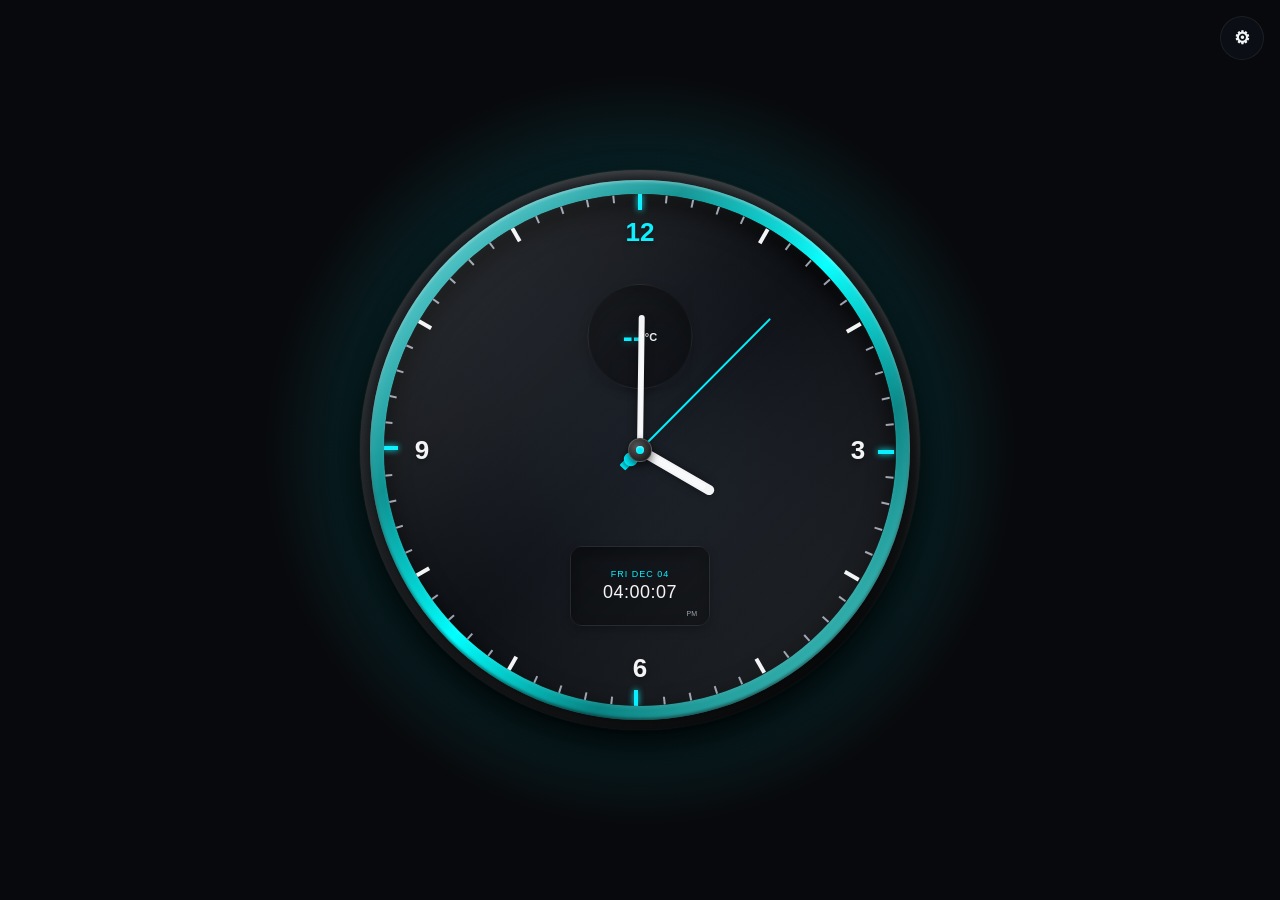
<file: index.html>
<!DOCTYPE html>
<html lang="en">
<head>
  <meta charset="UTF-8">
  <meta name="viewport" content="width=device-width, initial-scale=1.0">
  <title>Mechanical Face - Premium Hybrid Watch Face</title>
  <meta name="description" content="A premium luxury hybrid smartwatch face featuring a continuous sweeping analog mechanism, local temperature, digital time and date, and customizable controls.">
  <link rel="icon" href="icon.svg" type="image/svg+xml">
  <link rel="stylesheet" href="index.css">
  <link rel="manifest" href="manifest.json">
  <meta name="theme-color" content="#00f0ff">
</head>
<body class="theme-cyan">
  <main class="app-container">
    <!-- Background visual effects -->
    <div class="bg-glow"></div>
    
    <!-- Watch Presentation Section -->
    <section class="watch-display-section" aria-label="Smartwatch Preview">
      <div class="watch-case-shadow"></div>
      <!-- Physical Watch Hardware -->
      <div class="watch-case">
        <div class="watch-bezel">
          <!-- Glass reflection element -->
          <div class="watch-glass"></div>
          
          <!-- Inner Dial -->
          <div class="watch-dial" id="watchDial">
            <!-- Hour & Minute Dial Markers (will be populated dynamically by JS, but keeping anchor markings) -->
            <div class="hour-numbers">
              <span class="num num-12">12</span>
              <span class="num num-3">3</span>
              <span class="num num-6">6</span>
              <span class="num num-9">9</span>
            </div>
            <div class="ticks-container" id="ticksContainer"></div>

            <!-- Sub-dial 1: Weather (Top/Left Center depending on balance) -->
            <div class="sub-dial sub-dial-weather" id="subDialWeather" aria-label="Current local temperature">
              <div class="sub-dial-bg"></div>
              <div class="weather-content">
                <span class="weather-temp" id="weatherTemp">--</span>
                <small class="weather-unit">°C</small>
              </div>
            </div>

            <!-- Sub-dial 2: Digital Clock & Calendar (Bottom Center) -->
            <div class="sub-dial sub-dial-digital" id="subDialDigital" aria-label="Digital Clock and Date">
              <div class="sub-dial-bg"></div>
              <div class="digital-content">
                <div class="digital-date" id="digitalDate">TUE, JUN 30</div>
                <div class="digital-time" id="digitalTime">19:53:06</div>
                <div class="digital-ampm" id="digitalAmPm">PM</div>
              </div>
            </div>


            <!-- Analog Clock Hands -->
            <div class="hand hour-hand" id="hourHand">
              <div class="hand-cap-cover"></div>
            </div>
            <div class="hand minute-hand" id="minuteHand">
              <div class="hand-cap-cover"></div>
            </div>
            <div class="hand second-hand" id="secondHand"></div>
            
            <!-- Dial Center Pivot Hub -->
            <div class="center-hub"></div>
            <div class="center-hub-pin"></div>

          </div>
        </div>
      </div>

      <!-- Full Screen Digital Face (outside watch circle) -->
      <div class="fullscreen-digital-face" id="fullscreenDigitalFace" aria-label="Full Screen Digital Clock Face">
        <div class="main-digital-inner">
          <div class="digital-panel">
            <div class="digital-weekdays" id="digitalWeekdays" aria-label="Days of the week"></div>
            <div class="digital-panel-content">
              <div class="main-digital-time" id="mainDigitalTime">19:53</div>
              <div class="digital-panel-bottom">
                <div class="panel-temperature" id="panelTemperatureGroup" title="Current local temperature"><span id="panelTemperature">--</span><small>°C</small></div>
                <div class="panel-date" id="mainDigitalFooter"><span>9</span><small>M</small><span>26</span><small>D</small></div>
              </div>
            </div>
          </div>
        </div>
      </div>
    </section>

    <div class="controls-dropdown" id="controlsDropdown">
      <button class="controls-toggle-btn" id="controlsToggleBtn" type="button" aria-expanded="false" aria-controls="controlsMenu" aria-label="Open watch controls">⚙</button>

      <aside class="controls-menu" id="controlsMenu" aria-label="Watch Configuration Controls">
        <header class="dashboard-header compact">
          <h1 id="controlsFaceTitle">MECHANICAL FACE</h1>
        </header>

        <!-- Panel Section: Theme Accent Colors -->
        <div class="panel-section">
          <h2>Accent Theme</h2>
          <div class="theme-selector-grid">
            <button class="theme-btn gold" data-theme="gold" aria-label="Gold Accent Theme">
              <span class="color-dot" style="background: linear-gradient(135deg, #f39c12, #f1c40f);"></span>
              <span class="btn-label">Rose Gold</span>
            </button>
            <button class="theme-btn cyan active" data-theme="cyan" aria-label="Cyber Cyan Accent Theme">
              <span class="color-dot" style="background: linear-gradient(135deg, #00d2ff, #00a8ff);"></span>
              <span class="btn-label">Cyan Neon</span>
            </button>
            <button class="theme-btn emerald" data-theme="emerald" aria-label="Emerald Green Accent Theme">
              <span class="color-dot" style="background: linear-gradient(135deg, #2ecc71, #27ae60);"></span>
              <span class="btn-label">Emerald</span>
            </button>
            <button class="theme-btn orange" data-theme="orange" aria-label="Sunset Orange Accent Theme">
              <span class="color-dot" style="background: linear-gradient(135deg, #e67e22, #d35400);"></span>
              <span class="btn-label">Sunset</span>
            </button>
          </div>
        </div>

        <!-- Panel Section: Interactive Controls -->
        <div class="panel-section">
          <h2>Interactive Controls</h2>

          <div class="control-row">
            <div class="control-info">
              <span class="control-title">Face Mode</span>
              <span class="control-description">Toggle between Clock Face and Digital Face</span>
            </div>
            <label class="switch" for="faceModeToggle">
              <input type="checkbox" id="faceModeToggle" aria-label="Switch between clock face and digital face">
              <span class="slider"></span>
            </label>
          </div>

          <div class="mode-controls mode-controls-mechanical" id="mechanicalControls">
            <div class="control-row">
              <div class="control-info">
                <span class="control-title">Lume Mode</span>
                <span class="control-description">Low-light photoluminescent dial glow</span>
              </div>
              <label class="switch" for="lumeToggle">
                <input type="checkbox" id="lumeToggle" aria-label="Toggle lume mode">
                <span class="slider"></span>
              </label>
            </div>

            <div class="control-row">
              <div class="control-info">
                <span class="control-title">Audio Tick-Tock</span>
                <span class="control-description">High-fidelity simulated watch mechanical sound</span>
              </div>
              <label class="switch" for="soundToggle">
                <input type="checkbox" id="soundToggle" aria-label="Toggle audio tick-tock">
                <span class="slider"></span>
              </label>
            </div>
          </div>

          <div class="mode-controls mode-controls-digital" id="digitalControls">
            <div class="control-row">
              <div class="control-info">
                <span class="control-title">24-Hour Time</span>
                <span class="control-description">Switch between 24hr and 12hr clock format</span>
              </div>
              <label class="switch" for="hourFormatToggle">
                <input type="checkbox" id="hourFormatToggle" aria-label="Toggle 24-hour digital time format">
                <span class="slider"></span>
              </label>
            </div>
          </div>

        </div>

        <a class="weather-page-link" href="weather.html">
          <span>Detailed weather</span>
          <span aria-hidden="true">↗</span>
        </a>
      </aside>
    </div>
  </main>

  <script src="index.js"></script>
</body>
</html>
</file>
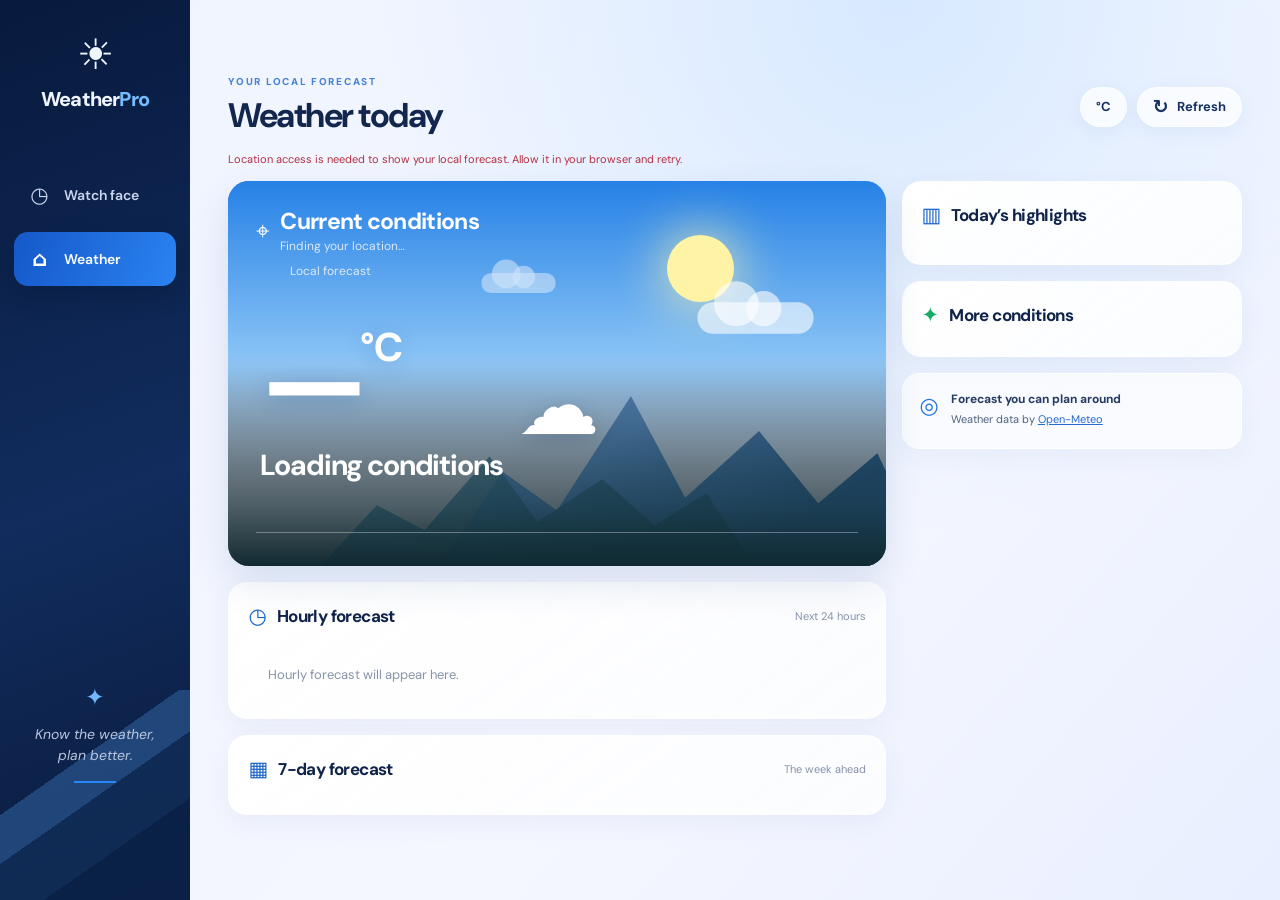
<file: weather.html>
<!DOCTYPE html>
<html lang="en">
<head>
  <meta charset="UTF-8">
  <meta name="viewport" content="width=device-width, initial-scale=1.0">
  <meta name="theme-color" content="#eef3ff">
  <meta name="description" content="Your local weather conditions and forecast.">
  <title>Weather — Mechanical Face</title>
  <link rel="stylesheet" href="weather.css">
  <link rel="manifest" href="manifest.json">
</head>
<body>
  <main class="weather-app">
    <aside class="sidebar">
      <a class="brand" href="index.html" aria-label="Weather home"><span class="brand-mark">☀️</span><span>Weather<span class="brand-accent">Pro</span></span></a>
      <nav aria-label="Main navigation">
        <a class="nav-link" href="index.html"><span>◷</span> Watch face</a>
        <a class="nav-link active" href="weather.html" aria-current="page"><span>⌂</span> Weather</a>
      </nav>
      <div class="sidebar-note"><span class="note-sun">✦</span><p>Know the weather,<br>plan better.</p><span class="note-rule"></span></div>
    </aside>

    <div class="dashboard">
      <header class="topbar">
        <div class="title-block"><p class="eyebrow">YOUR LOCAL FORECAST</p><h1>Weather today</h1></div>
        <div class="top-actions"><span class="unit-pill" aria-label="Temperature unit">°C</span><button class="refresh-button" id="refreshWeather" type="button"><span class="refresh-icon">↻</span><span>Refresh</span></button></div>
      </header>
      <p class="status-message" id="weatherStatus" role="status" aria-live="polite">Getting your location and latest forecast…</p>

      <div class="content-grid">
        <div class="main-column">
          <section class="hero-card" aria-labelledby="currentHeading">
            <div class="hero-sky" aria-hidden="true"><span class="sky-sun"></span><span class="sky-cloud cloud-one"></span><span class="sky-cloud cloud-two"></span><span class="mountain mountain-back"></span><span class="mountain mountain-front"></span></div>
            <div class="hero-content">
              <div class="hero-location"><span class="pin">⌖</span><div><h2 id="currentHeading">Current conditions</h2><p id="locationLine">Finding your location…</p></div></div>
              <p class="hero-date" id="updatedAt">Local forecast</p>
              <div class="hero-weather"><div><p class="temperature" id="heroTemperature">—<span>°C</span></p><p class="condition" id="heroCondition">Loading conditions</p></div><span class="weather-symbol" id="heroIcon" aria-hidden="true">☁️</span></div>
              <div class="hero-facts" id="heroFacts"></div>
            </div>
          </section>

          <section class="panel forecast-panel" aria-labelledby="hourlyHeading">
            <div class="panel-heading"><div class="heading-title"><span class="heading-icon">◷</span><h2 id="hourlyHeading">Hourly forecast</h2></div><span class="panel-caption">Next 24 hours</span></div>
            <div class="hourly-list" id="hourlyForecast"><p class="empty-state">Hourly forecast will appear here.</p></div>
          </section>

          <section class="panel forecast-panel" aria-labelledby="dailyHeading">
            <div class="panel-heading"><div class="heading-title"><span class="heading-icon">▦</span><h2 id="dailyHeading">7-day forecast</h2></div><span class="panel-caption">The week ahead</span></div>
            <div class="daily-list" id="dailyForecast"></div>
          </section>
        </div>

        <aside class="side-column" aria-label="Weather details">
          <section class="panel highlights-panel" aria-labelledby="highlightsHeading">
            <div class="panel-heading"><div class="heading-title"><span class="heading-icon">▥</span><h2 id="highlightsHeading">Today’s highlights</h2></div></div>
            <div class="highlight-grid" id="highlights"></div>
          </section>
          <section class="panel details-panel" aria-labelledby="detailsHeading">
            <div class="panel-heading"><div class="heading-title"><span class="heading-icon green">✦</span><h2 id="detailsHeading">More conditions</h2></div></div>
            <div class="detail-list" id="currentMetrics"></div>
          </section>
          <section class="source-card"><span class="source-icon">◎</span><div><strong>Forecast you can plan around</strong><p>Weather data by <a href="https://open-meteo.com/" target="_blank" rel="noreferrer">Open-Meteo</a></p><p id="apiMetadata"></p></div></section>
        </aside>
      </div>
    </div>
  </main>
  <script src="weather.js"></script>
</body>
</html>
</file>
<file: index.css>
@font-face {
  font-family: "Digital-7";
  src: url("./digital-7.ttf") format("truetype");
  font-style: normal;
  font-weight: 700;
  font-display: swap;
}

/* Define Accent Theme Variables and Core Variables */
:root {
  --font-display: "Century Gothic", "AppleGothic", sans-serif;
  --font-tech: "Century Gothic", "AppleGothic", sans-serif;
  --font-digital: "Century Gothic", "AppleGothic", sans-serif;
  --font-digital-face: "Century Gothic", "AppleGothic", sans-serif;
  --watch-size: min(86vmin, 560px);

  /* Neutral Dark Theme colors */
  --bg-app: #08090c;
  --bg-dashboard: rgba(13, 16, 23, 0.7);
  --bg-watch-case: linear-gradient(
    135deg,
    #2d3238 0%,
    #15181b 50%,
    #0b0c0e 100%
  );
  --bg-dial: radial-gradient(circle at center, #1b2028 0%, #090b0e 100%);
  --text-main: #f3f4f6;
  --text-muted: #9ca3af;
  --border-glass: rgba(255, 255, 255, 0.07);
  --bg-glass-subdial: rgba(0, 0, 0, 0.35);

  /* Lume Green colors (Phosphorescent glow) */
  --lume-glow: #00ff66;
  --lume-glow-dim: #008f39;
}

/* Theme accent definitions */
body.theme-gold {
  --accent: #f5b041;
  --accent-glow: rgba(245, 176, 65, 0.4);
  --accent-gradient: linear-gradient(135deg, #f5b041, #f39c12);
  --watch-bezel-accent: linear-gradient(
    135deg,
    #e5c07b 0%,
    #aa7c11 30%,
    #ffd700 50%,
    #b8860b 70%,
    #d4af37 100%
  );
}

body.theme-cyan {
  --accent: #00f0ff;
  --accent-glow: rgba(0, 240, 255, 0.4);
  --accent-gradient: linear-gradient(135deg, #00f0ff, #00a8ff);
  --watch-bezel-accent: linear-gradient(
    135deg,
    #5de0e6 0%,
    #008b8b 30%,
    #00ffff 50%,
    #008080 70%,
    #48d1cc 100%
  );
}

body.theme-emerald {
  --accent: #2ecc71;
  --accent-glow: rgba(46, 204, 113, 0.4);
  --accent-gradient: linear-gradient(135deg, #2ecc71, #27ae60);
  --watch-bezel-accent: linear-gradient(
    135deg,
    #a3e4d7 0%,
    #117864 30%,
    #2ecc71 50%,
    #196f3d 70%,
    #58d68d 100%
  );
}

body.theme-orange {
  --accent: #ff6b35;
  --accent-glow: rgba(255, 107, 53, 0.4);
  --accent-gradient: linear-gradient(135deg, #ff6b35, #d35400);
  --watch-bezel-accent: linear-gradient(
    135deg,
    #edbb99 0%,
    #a04000 30%,
    #e67e22 50%,
    #78281f 70%,
    #dc7633 100%
  );
}

/* Reset and Layout */
* {
  box-sizing: border-box;
  margin: 0;
  padding: 0;
  user-select: none;
  -webkit-user-select: none;
}

body {
  font-family: var(--font-display);
  background-color: var(--bg-app);
  color: var(--text-main);
  min-height: 100vh;
  display: flex;
  justify-content: center;
  align-items: center;
  overflow-x: hidden;
  position: relative;
}

/* App container */
.app-container {
  display: flex;
  width: 100vw;
  max-width: none;
  min-height: 100vh;
  margin: 0;
  background: transparent;
  border: none;
  -webkit-backdrop-filter: none;
  backdrop-filter: none;
  box-shadow: none;
  overflow: hidden;
  z-index: 2;
  position: relative;
}

/* Ambient Background Glow */
.bg-glow {
  position: absolute;
  top: 50%;
  left: 50%;
  transform: translate(-50%, -50%);
  width: min(95vmin, 760px);
  height: min(95vmin, 760px);
  background: radial-gradient(
    circle,
    var(--accent-glow) 0%,
    rgba(0, 0, 0, 0) 70%
  );
  z-index: 1;
  pointer-events: none;
  transition: background 0.8s ease;
}

/* --- Watch Face Section --- */
.watch-display-section {
  display: flex;
  justify-content: center;
  align-items: center;
  position: relative;
  width: 100%;
  min-height: 100vh;
  padding: 10px;
  z-index: 3;
}

.watch-case-shadow {
  position: absolute;
  width: calc(var(--watch-size) + 30px);
  height: calc(var(--watch-size) + 30px);
  background: radial-gradient(
    circle,
    rgba(0, 0, 0, 0.8) 0%,
    rgba(0, 0, 0, 0) 70%
  );
  pointer-events: none;
  z-index: -1;
  filter: blur(10px);
}

.watch-case {
  width: var(--watch-size);
  height: var(--watch-size);
  border-radius: 50%;
  background: var(--bg-watch-case);
  padding: 10px; /* Space for physical bezel outer ring */
  box-shadow:
    inset 0 4px 6px rgba(255, 255, 255, 0.15),
    inset 0 -4px 6px rgba(0, 0, 0, 0.6),
    0 15px 35px rgba(0, 0, 0, 0.9),
    0 0 0 1px rgba(255, 255, 255, 0.05);
  display: flex;
  justify-content: center;
  align-items: center;
  position: relative;
}

/* Outer physical watch detailing */
.watch-case::before {
  content: "";
  position: absolute;
  top: 0;
  left: 0;
  right: 0;
  bottom: 0;
  border-radius: 50%;
  background: linear-gradient(
    45deg,
    rgba(255, 255, 255, 0.05) 0%,
    rgba(0, 0, 0, 0.2) 50%,
    rgba(255, 255, 255, 0.05) 100%
  );
  pointer-events: none;
}

.watch-bezel {
  width: 100%;
  height: 100%;
  border-radius: 50%;
  background: var(--watch-bezel-accent);
  padding: 14px; /* Width of mechanical looking bezel */
  box-shadow:
    inset 0 2px 3px rgba(255, 255, 255, 0.3),
    inset 0 -2px 3px rgba(0, 0, 0, 0.5),
    0 4px 8px rgba(0, 0, 0, 0.6);
  position: relative;
  display: flex;
  justify-content: center;
  align-items: center;
  transition: background 0.8s ease;
}

/* Glass reflection layer */
.watch-glass {
  position: absolute;
  top: 0;
  left: 0;
  right: 0;
  bottom: 0;
  border-radius: 50%;
  background: linear-gradient(
    135deg,
    rgba(255, 255, 255, 0.15) 0%,
    rgba(255, 255, 255, 0.02) 40%,
    rgba(0, 0, 0, 0) 50%,
    rgba(255, 255, 255, 0.02) 60%,
    rgba(255, 255, 255, 0.08) 100%
  );
  z-index: 10;
  pointer-events: none;
  box-shadow: inset 0 10px 20px rgba(255, 255, 255, 0.1);
}

.watch-dial {
  width: 100%;
  height: 100%;
  border-radius: 50%;
  background: var(--bg-dial);
  position: relative;
  overflow: hidden;
  box-shadow:
    inset 0 10px 25px rgba(0, 0, 0, 0.95),
    0 2px 4px rgba(255, 255, 255, 0.1);
  display: flex;
  justify-content: center;
  align-items: center;
}

/* Fullscreen Digital Face (hidden by default, shown in digital mode) */
.fullscreen-digital-face {
  position: absolute;
  inset: 0;
  display: none;
  align-items: center;
  justify-content: center;
  z-index: 8;
  background: radial-gradient(
    circle at center,
    rgba(8, 11, 16, 0.96) 0%,
    rgba(2, 3, 6, 0.99) 100%
  );
}

.main-digital-inner {
  position: relative;
  width: 100%;
  height: 100%;
  display: flex;
  align-items: center;
  justify-content: center;
  padding: clamp(20px, 4vh, 48px) clamp(20px, 4vw, 72px);
}

.main-digital-time {
  font-family: var(--font-digital-face);
  font-size: clamp(64px, 19vw, 260px);
  font-weight: 500;
  color: var(--text-main);
  letter-spacing: clamp(1px, 0.7vw, 10px);
  line-height: 0.95;
  text-shadow: 0 0 18px rgba(255, 255, 255, 0.18);
  font-variant-numeric: tabular-nums;
}

.main-digital-footer {
  position: absolute;
  left: 0;
  right: 0;
  bottom: clamp(16px, 4.2vh, 42px);
  text-align: center;
  font-family: var(--font-digital);
  font-weight: 500;
  color: var(--accent);
  font-size: clamp(14px, 2.2vw, 26px);
  letter-spacing: clamp(1px, 0.35vw, 4px);
  text-transform: uppercase;
  opacity: 0.95;
}

body.face-mode-digital .watch-case,
body.face-mode-digital .watch-case-shadow {
  display: none;
}

body.face-mode-digital .fullscreen-digital-face {
  display: flex;
}

/* Reference inspired digital panel. These rules apply only in digital mode. */
body.face-mode-digital .fullscreen-digital-face {
  background: radial-gradient(
    ellipse at 50% 48%,
    #061c3b 0%,
    #020814 72%,
    #01040a 100%
  );
}

body.face-mode-digital .main-digital-inner {
  padding: clamp(16px, 5vw, 72px);
}

.digital-panel {
  position: relative;
  width: min(100%, 1160px);
  aspect-ratio: 1.86 / 1;
  max-height: 82vh;
  display: grid;
  grid-template-columns: 22% 1fr;
  padding: clamp(18px, 3.1vw, 42px);
  border: clamp(4px, 0.8vw, 10px) solid #aebdca;
  border-radius: clamp(28px, 6vw, 76px);
  background: linear-gradient(145deg, #061a36, #020b1b 60%, #061b37);
  box-shadow:
    0 0 0 4px rgba(255, 255, 255, 0.12),
    0 20px 70px rgba(0, 0, 0, 0.65),
    inset 0 0 32px rgba(0, 120, 255, 0.15);
  overflow: hidden;
}

.digital-weekdays {
  display: flex;
  flex-direction: column;
  justify-content: space-between;
  align-items: flex-start;
  padding: 2% 0 1%;
  color: #f5fbff;
  font-size: clamp(12px, 3.1vw, 38px);
  font-weight: 800;
  letter-spacing: 0.1em;
  text-shadow: 0 0 12px rgba(190, 230, 255, 0.55);
}

.digital-weekdays .today {
  color: #00d9ff;
}

.digital-panel-content {
  min-width: 0;
  display: flex;
  flex-direction: column;
  justify-content: space-between;
}

.main-digital-time {
  height: 72%;
  width: 100%;
  display: flex;
  align-items: center;
  justify-content: center;
  color: #10dcff;
  font-family: "Digital-7", monospace;
  font-size: clamp(48px, 25vw, 300px);
  font-weight: 400;
  line-height: 1;
  letter-spacing: 0.025em;
  text-align: center;
  font-variant-numeric: tabular-nums;
  text-shadow:
    0 0 8px rgba(0, 205, 255, 0.38),
    0 0 24px rgba(0, 140, 255, 0.3);
}

.digital-panel-bottom {
  height: 30%;
  display: flex;
  align-items: center;
  justify-content: space-between;
  padding: 0 2% 0 0;
  color: #00dfff;
  text-shadow:
    0 0 12px rgba(0, 205, 255, 0.75),
    0 0 28px rgba(0, 140, 255, 0.45);
}

.panel-temperature,
.panel-date {
  display: flex;
  align-items: center;
  gap: 0.12em;
}
.panel-temperature {
  font-family: "Arial Narrow", sans-serif;
  font-size: clamp(38px, 12vw, 150px);
  line-height: 1;
}
.panel-temperature small,
.panel-date small {
  align-self: flex-start;
  padding-top: 0.1em;
  font-size: 0.22em;
  font-weight: 800;
  color: #f4fbff;
  text-shadow: 0 0 9px rgba(255, 255, 255, 0.5);
}
.panel-date {
  font-family: "Arial Narrow", sans-serif;
  font-size: clamp(38px, 12vw, 150px);
  line-height: 1;
}
.panel-date small {
  margin-right: 0.08em;
}
.main-digital-footer {
  display: none;
}

/* Hour and Minute Ticks */
.ticks-container {
  position: absolute;
  width: 100%;
  height: 100%;
  top: 0;
  left: 0;
  pointer-events: none;
}

.tick {
  position: absolute;
  top: 0;
  left: 50%;
  transform-origin: 0 calc((var(--watch-size) / 2) - 24px); /* Centered in dial */
  background: var(--text-muted);
  width: 2px;
  height: 8px;
  margin-left: -1px;
}

.tick.hour {
  width: 4px;
  height: 16px;
  background: var(--text-main);
  margin-left: -2px;
}

.tick.hour-accent {
  background: var(--accent);
  box-shadow: 0 0 6px var(--accent);
}

/* Lume mode ticking glow */
.lume-active .tick.hour {
  background: var(--lume-glow);
  box-shadow: 0 0 8px var(--lume-glow);
}

.lume-active .tick.minute {
  background: var(--lume-glow-dim);
}

/* Dial Main numbers (12, 3, 6, 9) */
.hour-numbers {
  position: absolute;
  width: 100%;
  height: 100%;
  top: 0;
  left: 0;
  pointer-events: none;
}

.hour-numbers .num {
  position: absolute;
  font-family: var(--font-tech);
  font-size: 26px;
  font-weight: 800;
  color: var(--text-main);
  text-shadow: 0 2px 4px rgba(0, 0, 0, 0.5);
  transform: translate(-50%, -50%);
}

.hour-numbers .num-12 {
  top: 38px;
  left: 50%;
  color: var(--accent);
}
.hour-numbers .num-3 {
  top: 50%;
  left: calc(100% - 38px);
}
.hour-numbers .num-6 {
  top: calc(100% - 38px);
  left: 50%;
}
.hour-numbers .num-9 {
  top: 50%;
  left: 38px;
}

/* Sub-dials (Glassmorphic modules) */
.sub-dial {
  position: absolute;
  border-radius: 50%;
  border: 1px solid var(--border-glass);
  box-shadow:
    inset 0 4px 10px rgba(0, 0, 0, 0.4),
    0 4px 10px rgba(0, 0, 0, 0.3);
  display: flex;
  justify-content: center;
  align-items: center;
  overflow: hidden;
}

.sub-dial-bg {
  position: absolute;
  top: 0;
  left: 0;
  right: 0;
  bottom: 0;
  background: var(--bg-glass-subdial);
  -webkit-backdrop-filter: blur(4px);
  backdrop-filter: blur(4px);
  z-index: 1;
}

/* Position of Sub-dials */
.sub-dial-weather {
  top: 90px;
  left: 50%;
  transform: translateX(-50%);
  width: 105px;
  height: 105px;
  z-index: 4;
}

.sub-dial-digital {
  bottom: 80px;
  left: 50%;
  transform: translateX(-50%);
  width: 140px;
  height: 80px;
  border-radius: 12px; /* Rectangular module */
  z-index: 4;
}

/* Sub-dial 1: Weather Styling */
.weather-content {
  position: relative;
  z-index: 2;
  display: flex;
  align-items: center;
  justify-content: center;
  text-align: center;
  width: 100%;
  height: 100%;
  color: var(--accent);
}

.weather-temp {
  font-family: var(--font-digital);
  font-size: 30px;
  font-weight: 700;
  font-variant-numeric: tabular-nums;
  text-shadow: 0 0 8px var(--accent-glow);
}

.weather-unit {
  align-self: center;
  margin-left: 2px;
  font-size: 11px;
  font-weight: 700;
  color: var(--text-main);
}

/* Sub-dial 2: Digital Clock & Date Styling */
.digital-content {
  position: relative;
  z-index: 2;
  display: flex;
  flex-direction: column;
  align-items: center;
  justify-content: center;
  width: 100%;
  height: 100%;
}

.digital-date {
  font-family: var(--font-digital);
  font-weight: 500;
  font-size: 9px;
  letter-spacing: 1px;
  color: var(--accent);
  margin-bottom: 3px;
}

.digital-time {
  font-family: var(--font-digital);
  font-size: 18px;
  font-weight: 500;
  color: var(--text-main);
  letter-spacing: 0.5px;
  font-variant-numeric: tabular-nums;
}

.digital-ampm {
  font-family: var(--font-digital);
  font-weight: 500;
  font-size: 7px;
  color: var(--text-muted);
  position: absolute;
  right: 12px;
  bottom: 8px;
}

/* --- Watch Hands (Analog Sweep) --- */
.hand {
  position: absolute;
  bottom: 50%;
  left: 50%;
  transform-origin: bottom center;
  z-index: 6;
  border-radius: 4px;
  box-shadow: 0 4px 10px rgba(0, 0, 0, 0.45);
}

/* Hour Hand */
.hour-hand {
  width: 10px;
  height: 85px; /* 100px total including tip */
  background: var(--text-main);
  margin-left: -5px;
  border-radius: 999px;
}

.hour-hand::before {
  content: "";
  position: absolute;
  top: 10px;
  left: 2px;
  right: 2px;
  bottom: 5px;
  background: rgba(255, 255, 255, 0.4);
  border-radius: 1px;
}

.hour-hand::after {
  content: none;
}

/* Minute Hand */
.minute-hand {
  width: 6px;
  height: 135px; /* 150px total including tip */
  background: var(--text-main);
  margin-left: -3px;
  border-radius: 999px;
}

.minute-hand::before {
  content: "";
  position: absolute;
  top: 15px;
  left: 1.5px;
  right: 1.5px;
  bottom: 5px;
  background: rgba(255, 255, 255, 0.45);
  border-radius: 1px;
}

.minute-hand::after {
  content: none;
}

/* Second Hand (Continuous Sweep) */
.second-hand {
  width: 2px;
  height: 185px;
  background: var(--accent);
  margin-left: -1px;
  border-radius: 1px 1px 0 0; /* Pointy rounded tip */
  z-index: 8;
  /* Counterweight design details */
}

/* Counterweight circle at bottom of second hand */
.second-hand::before {
  content: "";
  position: absolute;
  bottom: -25px;
  left: 50%;
  transform: translateX(-50%);
  width: 8px;
  height: 35px;
  background: var(--accent);
  border-radius: 1px;
}

.second-hand::after {
  content: "";
  position: absolute;
  bottom: -20px;
  left: 50%;
  transform: translateX(-50%);
  width: 14px;
  height: 14px;
  background: var(--accent);
  border-radius: 50%;
  box-shadow: 0 2px 5px rgba(0, 0, 0, 0.5);
}

/* Center Pivot Hub styling */
.center-hub {
  position: absolute;
  width: 24px;
  height: 24px;
  border-radius: 50%;
  background: radial-gradient(
    circle at 35% 35%,
    #555 0%,
    #1a1a1a 80%,
    #000 100%
  );
  border: 1px solid rgba(255, 255, 255, 0.2);
  box-shadow: 0 4px 8px rgba(0, 0, 0, 0.6);
  z-index: 9;
}

.center-hub-pin {
  position: absolute;
  width: 8px;
  height: 8px;
  border-radius: 50%;
  background: var(--accent);
  box-shadow: inset 0 1px 2px rgba(255, 255, 255, 0.6);
  z-index: 10;
}

/* Lume mode glowing hands overrides */
.lume-active .hour-hand,
.lume-active .minute-hand {
  background: var(--lume-glow-dim);
  box-shadow: 0 0 15px var(--lume-glow);
}

.lume-active .hour-hand::before,
.lume-active .minute-hand::before {
  background: var(--lume-glow);
  box-shadow: inset 0 0 6px var(--lume-glow);
}

.lume-active .hour-hand::after,
.lume-active .minute-hand::after {
  content: none;
}

.lume-active .num-12,
.lume-active .num-3,
.lume-active .num-6,
.lume-active .num-9 {
  color: var(--lume-glow) !important;
  text-shadow: 0 0 8px var(--lume-glow);
}

.lume-active .sub-dial {
  border-color: rgba(0, 255, 102, 0.15);
}

/* --- Compact dropdown controls --- */
.controls-dropdown {
  position: absolute;
  top: 16px;
  right: 16px;
  z-index: 30;
}

.controls-toggle-btn {
  border: 1px solid var(--border-glass);
  background: rgba(13, 16, 23, 0.82);
  color: var(--text-main);
  font-family: var(--font-display);
  font-size: 18px;
  font-weight: 600;
  line-height: 1;
  border-radius: 999px;
  width: 44px;
  height: 44px;
  display: grid;
  place-items: center;
  padding: 0;
  cursor: pointer;
  -webkit-backdrop-filter: blur(10px);
  backdrop-filter: blur(10px);
}

.controls-toggle-btn:hover {
  border-color: rgba(255, 255, 255, 0.25);
}

.controls-menu {
  position: absolute;
  right: 0;
  top: calc(100% + 10px);
  width: min(340px, 90vw);
  max-height: min(72vh, 560px);
  background: var(--bg-dashboard);
  border: 1px solid var(--border-glass);
  border-radius: 16px;
  padding: 20px;
  display: flex;
  flex-direction: column;
  gap: 20px;
  overflow-y: auto;
  opacity: 0;
  transform: translateY(-8px) scale(0.98);
  pointer-events: none;
  transition:
    opacity 0.2s ease,
    transform 0.2s ease;
}

.controls-dropdown.open .controls-menu {
  opacity: 1;
  transform: translateY(0) scale(1);
  pointer-events: auto;
}

.weather-page-link {
  display: flex;
  align-items: center;
  justify-content: space-between;
  gap: 12px;
  padding: 12px 14px;
  border: 1px solid var(--border-glass);
  border-radius: 10px;
  color: var(--text-main);
  background: rgba(255, 255, 255, 0.035);
  font-size: 13px;
  text-decoration: none;
  transition:
    border-color 0.2s ease,
    color 0.2s ease;
}

.weather-page-link:hover {
  border-color: var(--accent);
  color: var(--accent);
}

.dashboard-header.compact h1 {
  font-size: 18px;
  margin-bottom: 0;
}

.dashboard-header h1 {
  font-family: var(--font-tech);
  font-size: 26px;
  font-weight: 800;
  letter-spacing: 2px;
  background: var(--accent-gradient);
  background-clip: text;
  -webkit-background-clip: text;
  -webkit-text-fill-color: transparent;
  margin-bottom: 4px;
  transition: background 0.8s ease;
}

.dashboard-header .subtitle {
  font-size: 11px;
  text-transform: uppercase;
  letter-spacing: 2.5px;
  color: var(--text-muted);
}

.panel-section {
  display: flex;
  flex-direction: column;
  gap: 16px;
}

.panel-section h2 {
  font-size: 11px;
  font-weight: 700;
  text-transform: uppercase;
  letter-spacing: 1.5px;
  color: var(--accent);
  border-bottom: 1px solid rgba(255, 255, 255, 0.08);
  padding-bottom: 8px;
  transition: color 0.8s ease;
}

/* Grid Layout for Theme Buttons */
.theme-selector-grid {
  display: grid;
  grid-template-columns: repeat(2, 1fr);
  gap: 12px;
}

.theme-btn {
  background: rgba(255, 255, 255, 0.02);
  border: 1px solid var(--border-glass);
  border-radius: 12px;
  padding: 12px;
  display: flex;
  align-items: center;
  gap: 12px;
  color: var(--text-muted);
  cursor: pointer;
  transition: all 0.3s cubic-bezier(0.4, 0, 0.2, 1);
  font-family: var(--font-display);
  font-size: 13px;
  font-weight: 500;
}

.theme-btn:hover {
  background: rgba(255, 255, 255, 0.05);
  border-color: rgba(255, 255, 255, 0.15);
  color: var(--text-main);
  transform: translateY(-2px);
}

.theme-btn.active {
  background: rgba(255, 255, 255, 0.06);
  border-color: var(--accent);
  color: var(--text-main);
  box-shadow: 0 4px 15px rgba(0, 0, 0, 0.2);
}

.color-dot {
  width: 14px;
  height: 14px;
  border-radius: 50%;
  box-shadow: 0 2px 4px rgba(0, 0, 0, 0.3);
}

/* Weather Simulation Grid */
.weather-selector-grid {
  display: grid;
  grid-template-columns: repeat(2, 1fr);
  gap: 10px;
}

.weather-btn {
  background: rgba(255, 255, 255, 0.02);
  border: 1px solid var(--border-glass);
  border-radius: 10px;
  padding: 10px;
  display: flex;
  align-items: center;
  gap: 10px;
  color: var(--text-muted);
  cursor: pointer;
  font-family: var(--font-display);
  font-size: 13px;
  transition: all 0.3s ease;
}

.weather-btn:hover {
  background: rgba(255, 255, 255, 0.05);
  color: var(--text-main);
}

.weather-btn.active {
  background: rgba(255, 255, 255, 0.06);
  border-color: var(--accent);
  color: var(--text-main);
}

.weather-btn .btn-icon {
  font-size: 16px;
}

/* Form Controls (Switches and Sliders) */
.control-row {
  display: flex;
  justify-content: space-between;
  align-items: center;
  padding: 12px 0;
  border-bottom: 1px solid rgba(255, 255, 255, 0.04);
}

.control-row-vertical {
  display: flex;
  flex-direction: column;
  gap: 10px;
  padding: 12px 0;
}

.control-info {
  display: flex;
  flex-direction: column;
  gap: 3px;
  max-width: 75%;
}

.control-info-between {
  display: flex;
  justify-content: space-between;
  align-items: center;
  width: 100%;
}

.control-title {
  font-size: 13px;
  font-weight: 500;
  color: var(--text-main);
}

.control-description {
  font-size: 11px;
  color: var(--text-muted);
  line-height: 1.3;
}

.control-value-display {
  font-family: var(--font-tech);
  font-size: 12px;
  color: var(--accent);
}

.mode-controls {
  display: flex;
  flex-direction: column;
  gap: 0;
}

.mode-controls-digital {
  display: none;
}

body.face-mode-digital .mode-controls-mechanical {
  display: none;
}

body.face-mode-digital .mode-controls-digital {
  display: flex;
}

/* Switch styling */
.switch {
  position: relative;
  display: inline-block;
  width: 44px;
  height: 24px;
}

.switch input {
  opacity: 0;
  width: 0;
  height: 0;
}

.slider {
  position: absolute;
  cursor: pointer;
  top: 0;
  left: 0;
  right: 0;
  bottom: 0;
  background-color: rgba(255, 255, 255, 0.1);
  border: 1px solid var(--border-glass);
  transition: 0.4s cubic-bezier(0.4, 0, 0.2, 1);
  border-radius: 24px;
}

.slider:before {
  position: absolute;
  content: "";
  height: 16px;
  width: 16px;
  left: 3px;
  bottom: 3px;
  background-color: var(--text-main);
  transition: 0.4s cubic-bezier(0.4, 0, 0.2, 1);
  border-radius: 50%;
  box-shadow: 0 1px 3px rgba(0, 0, 0, 0.4);
}

input:checked + .slider {
  background-color: var(--accent);
  border-color: var(--accent);
}

input:checked + .slider:before {
  transform: translateX(20px);
  background-color: #000;
}

/* Range input styling */
.range-slider {
  -webkit-appearance: none;
  appearance: none;
  width: 100%;
  height: 6px;
  border-radius: 3px;
  background: rgba(255, 255, 255, 0.1);
  outline: none;
  transition: background 0.3s;
}

.range-slider::-webkit-slider-thumb {
  -webkit-appearance: none;
  appearance: none;
  width: 16px;
  height: 16px;
  border-radius: 50%;
  background: var(--accent);
  cursor: pointer;
  box-shadow: 0 2px 4px rgba(0, 0, 0, 0.5);
  transition: transform 0.1s ease;
}

.range-slider::-webkit-slider-thumb:hover {
  transform: scale(1.2);
}

/* --- Weather Animations --- */
.cloud-element {
  fill: #d5dbdb;
  opacity: 0.95;
  animation: float 4s ease-in-out infinite alternate;
}

.cloud-dark-element {
  fill: #7f8c8d;
  opacity: 0.9;
  animation: float-back 5s ease-in-out infinite alternate;
}

.raindrop-element {
  stroke: #3498db;
  stroke-width: 2.5;
  stroke-linecap: round;
  fill: none;
  animation: fall 1.2s linear infinite;
}

.raindrop-element:nth-child(2) {
  animation-delay: 0.4s;
}

.raindrop-element:nth-child(3) {
  animation-delay: 0.8s;
}

.lightning-element {
  fill: #f1c40f;
  animation: flash 2.5s ease-in-out infinite;
}

.snow-element {
  fill: #ffffff;
  animation: snowfall 2s linear infinite;
}

.snow-element:nth-child(2) {
  animation-delay: 0.6s;
  animation-duration: 2.5s;
}

.snow-element:nth-child(3) {
  animation-delay: 1.2s;
  animation-duration: 1.8s;
}

/* Keyframe Animations */
@keyframes spin {
  100% {
    transform: rotate(360deg);
  }
}

@keyframes float {
  0% {
    transform: translateY(0px) translateX(0px);
  }
  100% {
    transform: translateY(-3px) translateX(2px);
  }
}

@keyframes float-back {
  0% {
    transform: translateY(0px) translateX(0px);
  }
  100% {
    transform: translateY(-2px) translateX(-2px);
  }
}

@keyframes fall {
  0% {
    transform: translateY(-10px);
    opacity: 0;
  }
  30% {
    opacity: 1;
  }
  80% {
    opacity: 1;
  }
  100% {
    transform: translateY(15px);
    opacity: 0;
  }
}

@keyframes snowfall {
  0% {
    transform: translateY(-10px) translateX(0px);
    opacity: 0;
  }
  30% {
    opacity: 1;
  }
  80% {
    opacity: 1;
  }
  100% {
    transform: translateY(15px) translateX(5px);
    opacity: 0;
  }
}

@keyframes flash {
  0%,
  90%,
  94%,
  98%,
  100% {
    opacity: 0;
  }
  92%,
  96% {
    opacity: 1;
  }
}

/* Responsive Scaling for Dashboard and Watch */
@media (max-width: 950px) {
  :root {
    --watch-size: min(90vmin, 520px);
  }

  .watch-display-section {
    padding: 8px;
  }

  .controls-dropdown {
    top: 10px;
    right: 10px;
  }

  .bg-glow {
    left: 50%;
    width: min(90vmin, 520px);
    height: min(90vmin, 520px);
  }
}

@media (max-width: 530px) {
  :root {
    --watch-size: min(92vmin, 360px);
  }

  .watch-case {
    padding: 6px;
  }

  .watch-bezel {
    padding: 8px;
  }

  .tick {
    transform-origin: 0 calc((var(--watch-size) / 2) - 14px);
    height: 5px;
  }

  .tick.hour {
    height: 10px;
    width: 3px;
  }

  .hour-numbers .num {
    font-size: 18px;
  }

  .hour-numbers .num-12 {
    top: 22px;
  }
  .hour-numbers .num-3 {
    right: 22px;
    left: auto;
    transform: translate(50%, -50%);
  }
  .hour-numbers .num-6 {
    bottom: 22px;
    top: auto;
  }
  .hour-numbers .num-9 {
    left: 22px;
  }

  .sub-dial-weather {
    top: 55px;
    width: 70px;
    height: 70px;
  }

  .weather-temp {
    font-size: 20px;
  }

  .weather-unit {
    font-size: 8px;
  }

  .sub-dial-digital {
    bottom: 50px;
    width: 100px;
    height: 55px;
  }

  .digital-date {
    font-size: 7px;
  }

  .digital-time {
    font-size: 13px;
  }

  .digital-ampm {
    right: 8px;
    bottom: 4px;
    font-size: 5px;
  }

  .hour-hand {
    width: 6px;
    height: 55px; /* 65px total including tip */
    margin-left: -3px;
    border-radius: 999px;
  }

  .hour-hand::after {
    content: none;
  }

  .minute-hand {
    width: 4px;
    height: 85px; /* 95px total including tip */
    margin-left: -2px;
    border-radius: 999px;
  }

  .minute-hand::after {
    content: none;
  }

  .second-hand {
    width: 1.5px;
    height: 115px;
  }

  .second-hand::before {
    bottom: -15px;
    height: 20px;
  }

  .second-hand::after {
    bottom: -12px;
    width: 8px;
    height: 8px;
  }

  .center-hub {
    width: 16px;
    height: 16px;
  }

  .center-hub-pin {
    width: 6px;
    height: 6px;
  }

  .main-digital-inner {
    padding: clamp(16px, 3.2vh, 28px) clamp(16px, 4vw, 28px);
  }

  .main-digital-time {
    font-size: clamp(46px, 18vw, 140px);
    letter-spacing: 1px;
  }

  .main-digital-footer {
    bottom: clamp(14px, 3.2vh, 24px);
    font-size: clamp(12px, 3.6vw, 20px);
    letter-spacing: 1px;
  }
}
</file>
<file: weather.css>
@import url('https://fonts.googleapis.com/css2?family=DM+Sans:wght@400;500;600;700;800&display=swap');
:root{font-family:"DM Sans",Inter,ui-sans-serif,system-ui,-apple-system,"Segoe UI",sans-serif;color:#10234a;background:#edf2ff;font-synthesis:none;text-rendering:optimizeLegibility;--blue:#1465df;--ink:#10234a;--muted:#71809c;--line:#e7ecf7;--panel:#fff}
*{box-sizing:border-box}body{min-width:320px;min-height:100vh;margin:0;background:radial-gradient(ellipse at 70% 0,#d7e9ff 0,transparent 42%),linear-gradient(130deg,#eff4ff,#f5f7ff 60%,#e9efff)}button,a{font:inherit}a{color:inherit}
.weather-app{min-height:100vh;display:grid;grid-template-columns:190px minmax(0,1fr)}
.sidebar{position:sticky;top:0;height:100vh;min-height:700px;display:flex;flex-direction:column;padding:34px 14px 28px;color:#eff5ff;background:linear-gradient(160deg,#081a3d,#112c5d 55%,#0a1b3c);overflow:hidden}.sidebar:after{content:"";position:absolute;left:-75px;right:-70px;bottom:0;height:210px;background:linear-gradient(145deg,transparent 40%,#244c82 40% 51%,#102d57 51% 66%,#0a2147 66%);opacity:.85;pointer-events:none}.brand{z-index:1;display:flex;flex-direction:column;align-items:center;gap:10px;text-decoration:none;font-size:20px;font-weight:800;letter-spacing:-.04em}.brand-mark{font-size:42px;line-height:1}.brand-accent{color:#74bdff}.sidebar nav{z-index:1;display:grid;gap:10px;margin-top:56px}.nav-link{display:flex;align-items:center;gap:13px;padding:13px 14px;border-radius:14px;color:#c9d6ee;text-decoration:none;font-size:14px;font-weight:600;transition:.2s}.nav-link>span{width:23px;text-align:center;font-size:21px}.nav-link:hover,.nav-link.active{color:#fff;background:linear-gradient(110deg,#1558c9,#2b83f1);box-shadow:0 8px 24px #05153455}.sidebar-note{z-index:1;margin:auto 0 75px;text-align:center;color:#b9c7df;font-style:italic;font-size:14px;line-height:1.55}.sidebar-note p{margin:8px 0}.note-sun{font-size:23px;color:#73b9ff}.note-rule{display:block;width:42px;height:2px;margin:14px auto;background:#2688f7}
.dashboard{width:min(1540px,100%);margin:auto;padding:28px clamp(20px,3vw,48px) 38px}.topbar{display:flex;align-items:center;justify-content:space-between;margin:0 0 14px}.eyebrow{margin:0 0 5px;color:#4683d2;font-size:10px;font-weight:800;letter-spacing:.17em}.title-block h1{margin:0;color:#13264e;font-size:clamp(24px,3vw,34px);letter-spacing:-.045em}.top-actions{display:flex;align-items:center;gap:10px}.unit-pill,.refresh-button{display:inline-flex;align-items:center;justify-content:center;gap:8px;min-height:40px;padding:0 15px;border:1px solid #ffffffb8;border-radius:999px;color:#183363;background:#ffffffb8;box-shadow:0 5px 20px #274e9a10;font-size:13px;font-weight:700}.refresh-button{cursor:pointer}.refresh-button:hover{color:#fff;border-color:#1665d9;background:#1665d9}.refresh-button:disabled{opacity:.55;cursor:wait}.refresh-icon{font-size:19px;line-height:1}.status-message{min-height:17px;margin:0 0 12px;color:#75829c;font-size:11px}.status-message:empty{display:none}.status-message.error{color:#b42f41}
.content-grid{display:grid;grid-template-columns:minmax(0,1fr) minmax(270px,340px);align-items:start;gap:16px}.main-column,.side-column{display:grid;align-content:start;gap:16px}.hero-card{position:relative;isolation:isolate;min-height:385px;overflow:hidden;border-radius:21px;color:white;background:linear-gradient(130deg,#0d4fb5,#2285e7 54%,#9dc9fa);box-shadow:0 16px 38px #1c509124}.hero-sky{position:absolute;inset:0;z-index:-1;overflow:hidden;background:linear-gradient(180deg,#2681e6 0%,#87c2f5 45%,#f4bd99 100%)}.hero-sky:after{content:"";position:absolute;inset:35% 0 0;background:linear-gradient(0deg,#102a32 0,#183848b8 24%,transparent 80%)}.sky-sun{position:absolute;right:23%;top:14%;width:67px;height:67px;border-radius:50%;background:#fff3a6;box-shadow:0 0 55px #fff4ad}.sky-cloud{position:absolute;width:155px;height:42px;border-radius:40px;background:#fff9;filter:blur(1px)}.sky-cloud:before,.sky-cloud:after{content:"";position:absolute;bottom:10px;border-radius:50%;background:inherit}.sky-cloud:before{left:22px;width:60px;height:60px}.sky-cloud:after{left:65px;width:47px;height:47px}.cloud-one{right:8%;top:30%;transform:scale(.75)}.cloud-two{right:44%;top:21%;transform:scale(.48);opacity:.7}.mountain{position:absolute;right:-7%;bottom:0;width:75%;height:48%;clip-path:polygon(0 100%,13% 49%,24% 70%,39% 8%,50% 63%,65% 27%,77% 66%,89% 39%,100% 100%)}.mountain-back{background:linear-gradient(145deg,#f1eff1 0 6%,#527eae 7% 35%,#244f79 75%)}.mountain-front{right:20%;width:66%;height:31%;background:linear-gradient(155deg,#477b91,#153d45 80%);opacity:.8}.hero-content{position:relative;min-height:385px;display:flex;flex-direction:column;padding:25px 28px 20px}.hero-location{display:flex;align-items:center;gap:10px}.pin{font-size:24px}.hero-location h2{margin:0 0 2px;font-size:clamp(18px,2vw,23px);letter-spacing:-.03em}.hero-location p,.hero-date{margin:0;color:#f2f7ffdc;font-size:12px}.hero-date{margin:9px 0 14px 34px}.hero-weather{display:flex;align-items:center;gap:15px;margin:auto 0 12px 4px}.temperature{margin:0;font-size:clamp(76px,10vw,118px);font-weight:700;line-height:.92;letter-spacing:-.08em;text-shadow:0 4px 22px #0b2b6930}.temperature span{font-size:.34em;vertical-align:top;letter-spacing:-.03em}.condition{margin:9px 0 0;font-size:clamp(19px,2.5vw,29px);font-weight:700;letter-spacing:-.04em}.weather-symbol{font-size:clamp(56px,7vw,82px);filter:drop-shadow(0 5px 9px #132d5533)}.hero-facts{display:flex;align-items:stretch;gap:0;margin-top:auto;padding-top:13px;border-top:1px solid #ffffff55}.hero-fact{min-width:0;padding:0 17px;border-right:1px solid #ffffff55}.hero-fact:first-child{padding-left:0}.hero-fact:last-child{border:0}.hero-fact span{display:block;color:#e3efff;font-size:11px}.hero-fact strong{display:block;margin-top:3px;font-size:15px;font-weight:700}
.panel{padding:19px;border:1px solid #ffffffd9;border-radius:19px;background:linear-gradient(145deg,#fffffffa,#fbfcffed);box-shadow:0 8px 26px #294a9510}.panel-heading{display:flex;align-items:center;justify-content:space-between;gap:12px;margin-bottom:16px}.heading-title{display:flex;align-items:center;gap:10px}.heading-title h2{margin:0;font-size:17px;letter-spacing:-.035em}.heading-icon{color:#1762ca;font-size:21px;font-weight:800}.heading-icon.green{color:#16ad65}.panel-caption{color:#8591a9;font-size:11px}.highlight-grid{display:grid;grid-template-columns:repeat(2,minmax(0,1fr));gap:9px}.highlight-card{min-height:93px;display:grid;grid-template-columns:34px minmax(0,1fr);align-items:center;gap:5px;padding:13px 11px;border-radius:14px;background:linear-gradient(140deg,#eef1ff,#f5f7ff)}.highlight-icon{font-size:25px}.highlight-label{display:block;color:#67748d;font-size:11px}.highlight-value{display:block;margin-top:3px;color:#14234a;font-size:19px;font-weight:800;letter-spacing:-.04em;white-space:nowrap}.details-panel .panel-heading{margin-bottom:8px}.detail-list{display:grid;grid-template-columns:repeat(2,minmax(0,1fr))}.detail-item{padding:12px 4px;border-bottom:1px solid var(--line)}.detail-item:nth-last-child(-n+2){border-bottom:0}.detail-item .metric-label{display:block;color:#77849b;font-size:11px}.detail-item .metric-value{display:block;margin-top:4px;color:#1b2e56;font-size:15px;font-weight:700;overflow-wrap:anywhere}.source-card{display:flex;align-items:flex-start;gap:12px;padding:17px;border:1px solid #ffffff;border-radius:17px;color:#50617e;background:#ffffffa8;font-size:11px;box-shadow:0 8px 26px #294a950b}.source-icon{color:#2875df;font-size:22px}.source-card strong{display:block;color:#263b63;font-size:12px}.source-card p{margin:5px 0 0}.source-card a{color:#276bd2}
.forecast-panel{padding-bottom:15px}.hourly-list{display:grid;grid-template-columns:repeat(8,minmax(64px,1fr));overflow-x:auto;scrollbar-width:thin}.hourly-item{min-width:65px;display:flex;flex-direction:column;align-items:center;gap:8px;padding:7px 6px 10px;border-right:1px solid #e5eaf5;text-align:center}.hourly-item:last-child{border-right:0}.hourly-time{color:#66748f;font-size:11px;white-space:nowrap}.hourly-icon{font-size:25px}.hourly-temp{color:#1b2d55;font-size:16px;font-weight:800}.hourly-rain{color:#3684dc;font-size:10px}.daily-list{display:grid;grid-template-columns:repeat(7,minmax(0,1fr))}.daily-item{display:flex;min-width:0;flex-direction:column;align-items:center;gap:8px;padding:4px 7px;border-right:1px solid #e5eaf5;text-align:center}.daily-item:last-child{border:0}.daily-day{font-size:11px;font-weight:700}.daily-date{color:#8390a8;font-size:10px}.daily-icon{font-size:24px}.daily-summary{min-height:27px;color:#76839a;font-size:9px;line-height:1.35}.daily-temps{white-space:nowrap;font-size:12px;font-weight:800}.daily-temps span{color:#8490a6;font-weight:600}.empty-state{grid-column:1/-1;margin:0;padding:20px;color:#8793a9;font-size:13px}
@media(max-width:1000px){.weather-app{grid-template-columns:78px minmax(0,1fr)}.sidebar{padding:25px 9px}.brand{font-size:0}.brand-mark{font-size:34px}.sidebar nav{margin-top:48px}.nav-link{justify-content:center;padding:12px 5px;font-size:0}.nav-link>span{font-size:22px}.sidebar-note{font-size:0;margin-bottom:35px}.sidebar-note p{font-size:0}.sidebar-note p:after{content:"☀";font-size:25px}.content-grid{grid-template-columns:minmax(0,1fr) 280px}}
@media(max-width:760px){.dashboard{padding:22px 18px 28px}.content-grid{grid-template-columns:1fr}.side-column{grid-template-columns:repeat(2,minmax(0,1fr));align-items:start}.source-card{grid-column:1/-1}.hero-card,.hero-content{min-height:350px}.daily-list{grid-template-columns:repeat(7,minmax(74px,1fr));overflow-x:auto}.daily-item{padding-inline:8px}.hourly-list{grid-template-columns:repeat(8,minmax(70px,1fr))}}
@media(max-width:520px){.weather-app{display:block;padding-bottom:64px}.sidebar{position:fixed;z-index:5;top:auto;bottom:0;left:0;right:0;width:100%;height:62px;min-height:0;flex-direction:row;align-items:center;justify-content:center;padding:6px 12px;border-radius:18px 18px 0 0}.sidebar:after,.brand,.sidebar-note{display:none}.sidebar nav{display:flex;justify-content:center;gap:12px;margin:0}.nav-link{width:128px;justify-content:center;padding:8px 12px;font-size:12px}.nav-link>span{font-size:17px}.dashboard{padding:17px 13px 25px}.topbar{align-items:center}.eyebrow{font-size:8px}.title-block h1{font-size:25px}.unit-pill{display:none}.refresh-button{min-height:37px;padding:0 12px}.content-grid{gap:12px}.main-column,.side-column{gap:12px}.hero-card,.hero-content{min-height:328px}.hero-content{padding:20px 18px 17px}.hero-date{margin-left:30px}.temperature{font-size:81px}.weather-symbol{font-size:55px}.hero-facts{justify-content:space-between}.hero-fact{padding:0 9px}.hero-fact strong{font-size:12px}.hero-fact span{font-size:9px}.side-column{grid-template-columns:1fr}.panel{padding:16px;border-radius:17px}.heading-title h2{font-size:16px}.highlight-card{min-height:85px}.source-card{grid-column:auto}.daily-list{grid-template-columns:repeat(7,minmax(69px,1fr))}.panel-caption{font-size:10px}}
@media(prefers-reduced-motion:reduce){*,*:before,*:after{scroll-behavior:auto!important;transition:none!important}}
</file>
